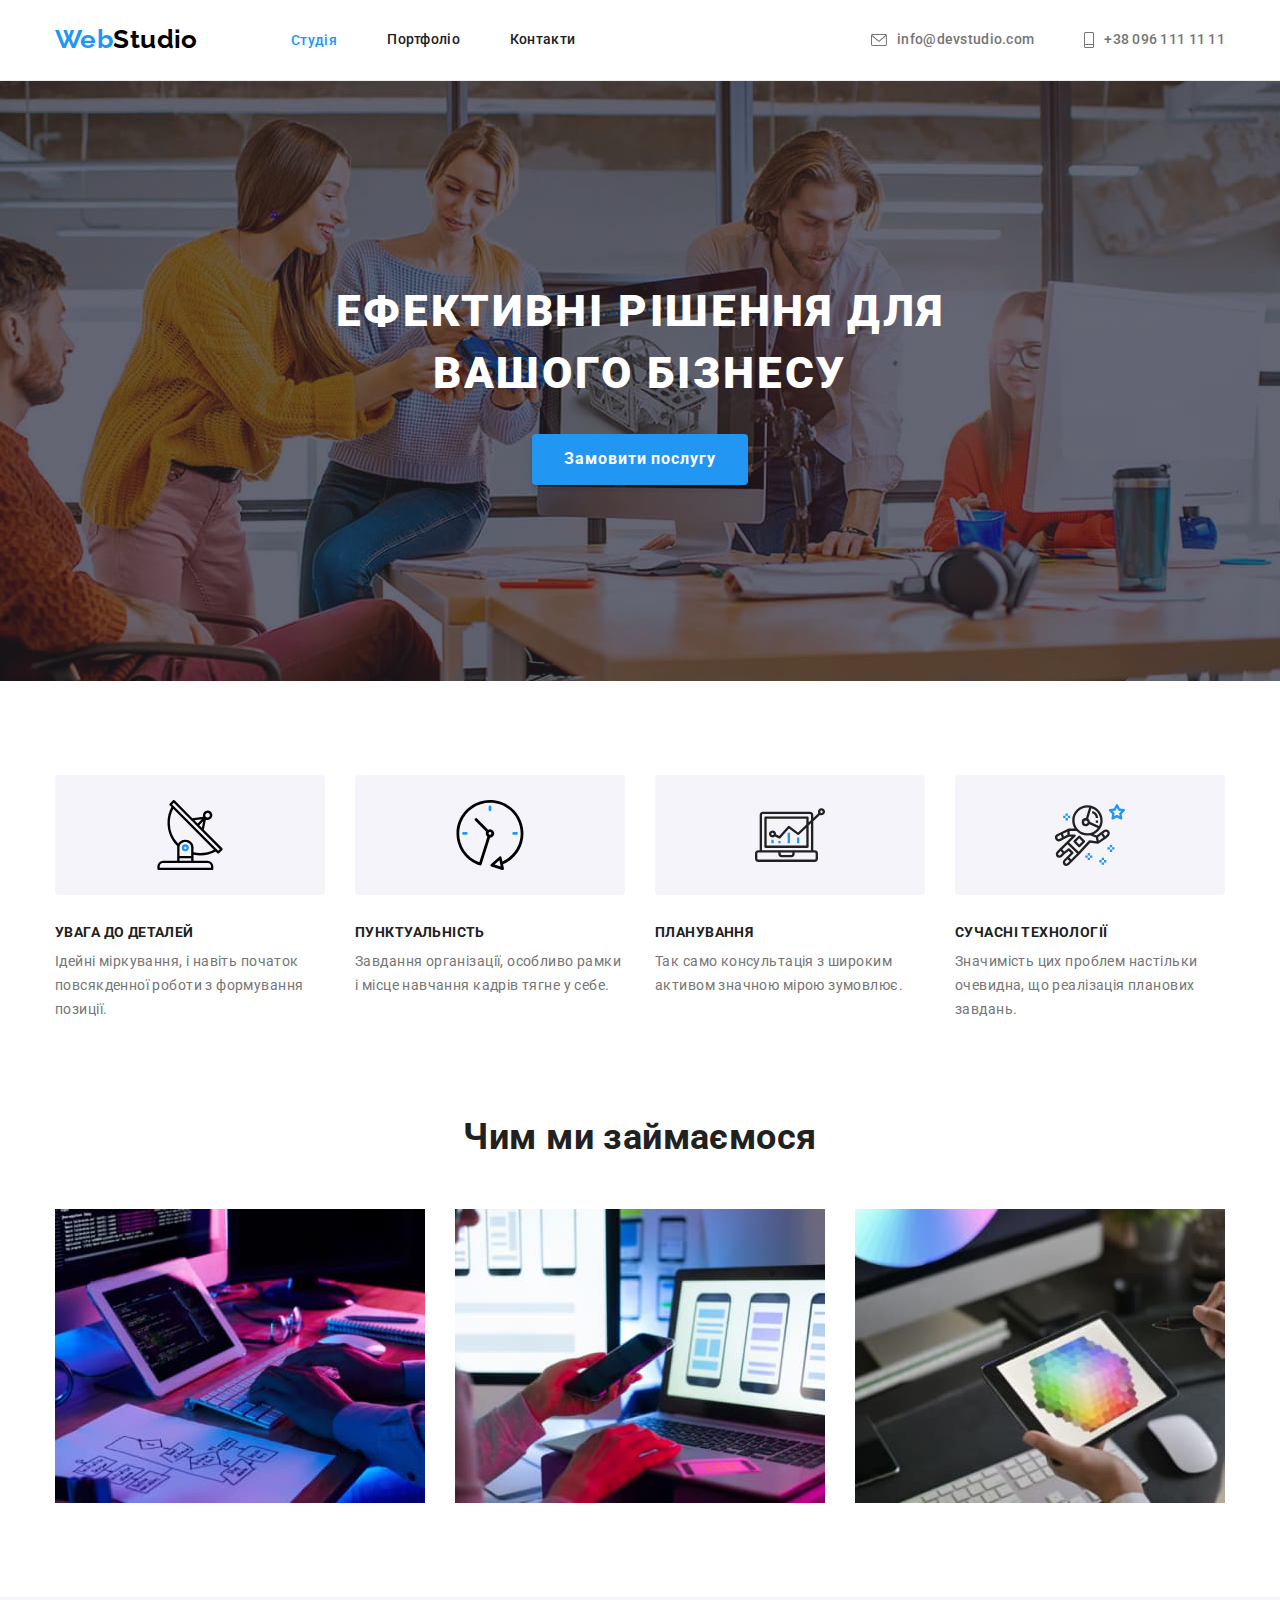
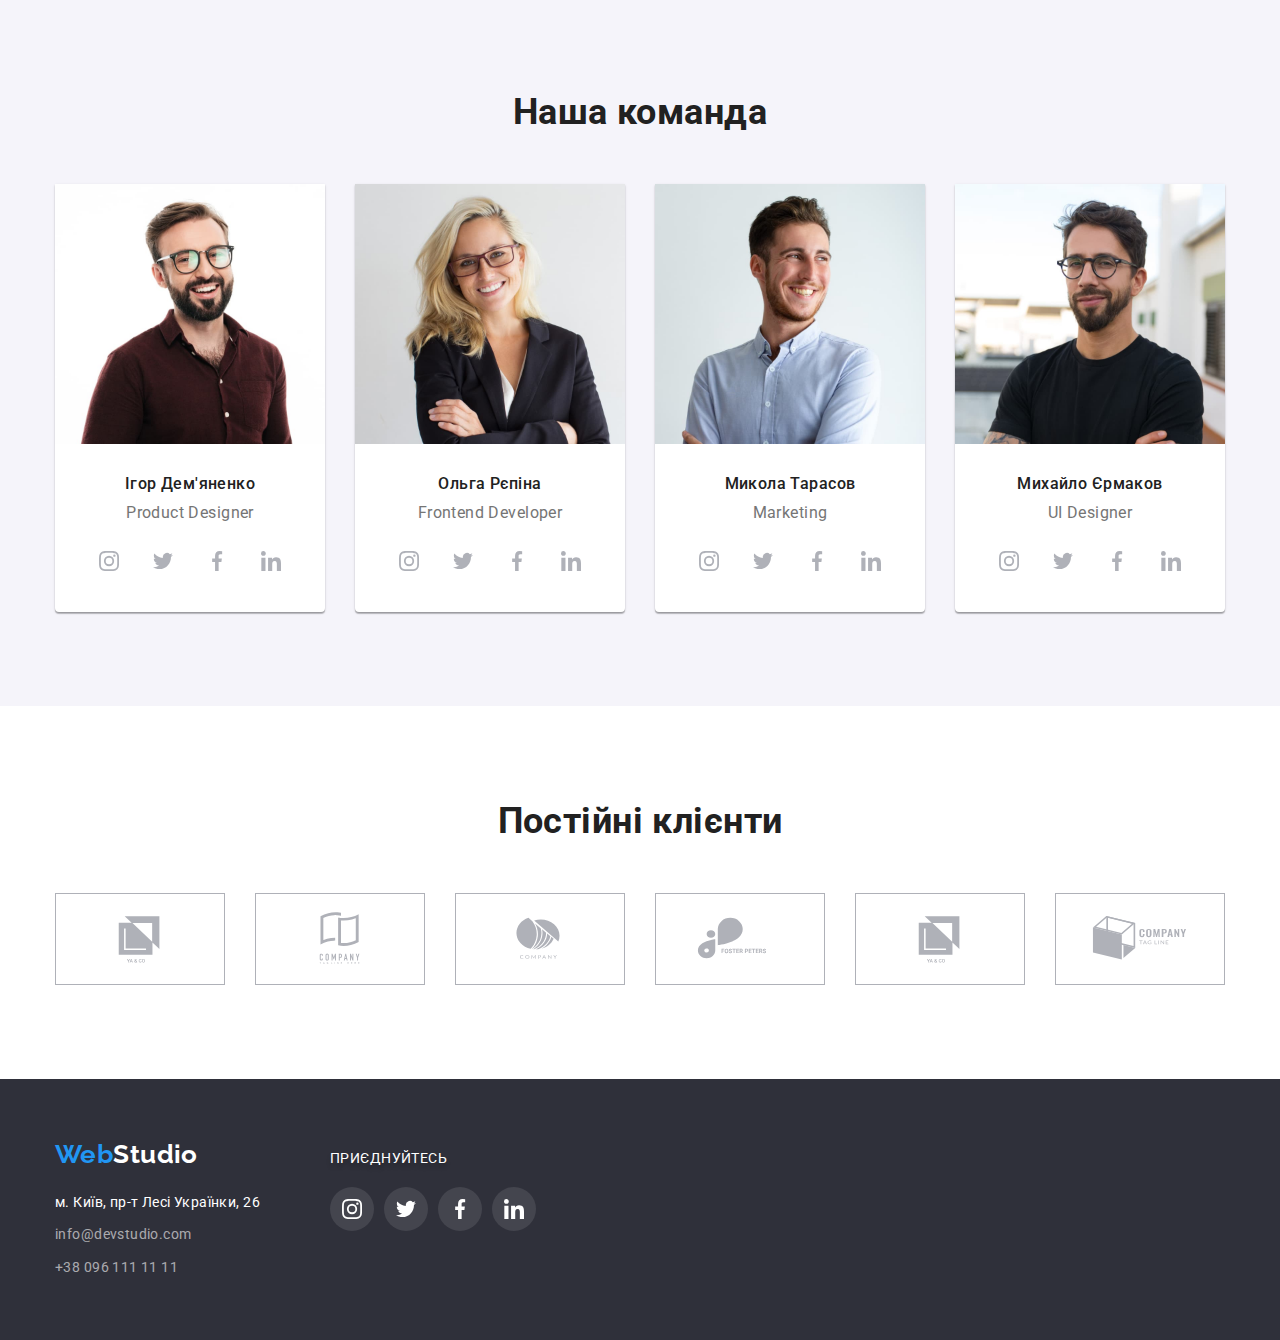
<file: index.html>
<!DOCTYPE html>
<html lang="uk">

<head>
    <meta charset="UTF-8" />
    <meta http-equiv="X-UA-Compatible" content="IE=edge" />
    <meta name="viewport" content="width=device-width, initial-scale=1.0" />
    <title>Document</title>
    <link rel="preconnect" href="https://fonts.googleapis.com" />
    <link rel="preconnect" href="https://fonts.gstatic.com" crossorigin />
    <link
        href="https://fonts.googleapis.com/css2?family=Raleway:wght@700&family=Roboto:wght@400;500;700;900&display=swap"
        rel="stylesheet" />
    <link rel="stylesheet"
        href="https://cdnjs.cloudflare.com/ajax/libs/modern-normalize/1.1.0/modern-normalize.min.css" />
    <link rel="stylesheet" href="./css/styles.css" />
</head>

<body>
    <!-- -----------Шапка сторінки ----------->

    <header class="page-header">

        <!-- Навігація сторінки -->

        <div class="container">
            <nav class="site-nav">
                <a class="logo" href="./index.html"><span class="colortext">Web</span>Studio</a>

                <ul class="nav-list list">
                    <li class="item"><a a class="link-current link" href="./index.html">Студія</a></li>
                    <li class="item"><a a class="header-link link" href="./potfolio.html">Портфоліо</a></li>
                    <li class="item"><a a class="header-link link" href="">Контакти</a></li>
                </ul>
            </nav>
            <ul class="site-list list">
                <li class="item">
                    <a class="link-mail-header link" href="mailto:info@devstudio.com"><svg class="envelope-icon"
                            width="16" height="12">
                            <use href="./images/icons.svg#icon-envelope"></use>
                        </svg>info@devstudio.com</a>
                </li>
                <li class="item">

                    <a class="link-phone link" href="tel:+380961111111"><svg class="phone-icon" width="10" height="16">
                            <use href="./images/icons.svg#icon-phone"></use>
                        </svg>+38 096 111 11 11</a>
                </li>
            </ul>
        </div>
    </header>

    <!-------Герой сторінки-------->
    <main>
        <section class="hero-overlay">
            <div class="container">
                <h1 class="page-title">Ефективні рішення для вашого бізнесу
                </h1>
                <button class="main-button" type="button">Замовити послугу</button>
            </div>
        </section>


        <!-- ----Унікальний контент сторінки ------->

        <section class="section">
            <div class="container">
                <h2 class="visually-hidden">Особливості</h2>
                <ul class="properties-list list">
                    <li class="item">
                        <div class="content">
                            <svg class="antenna-icon" width="70" height="70">
                                <use href="./images/icons.svg#icon-antenna"></use>

                            </svg>
                        </div>
                        <h3 class="properties-title">Увага до деталей</h3>
                        <p class="properties-text">
                            Ідейні міркування, і навіть початок повсякденної роботи з формування позиції.
                        </p>
                    </li>
                    <li class="item">
                        <div class="content">
                            <svg class="clock-icon" width="70" height="70">
                                <use href="./images/icons.svg#icon-clock"></use>
                            </svg>
                        </div>
                        <h3 class="properties-title">Пунктуальність</h3>
                        <p class="properties-text">
                            Завдання організації, особливо рамки і місце навчання кадрів тягне у себе.
                        </p>
                    </li>
                    <li class="item">
                        <div class="content">
                            <svg class="vector-icon" width="70" height="70">
                                <use href="./images/icons.svg#icon-vector"></use>
                            </svg>
                        </div>
                        <h3 class="properties-title">Планування</h3>
                        <p class="properties-text">
                            Так само консультація з широким активом значною мірою зумовлює.
                        </p>
                    </li>
                    <li class="item">
                        <div class="content">
                            <svg class="asronaut-icon" width="70" height="70">
                                <use href="./images/icons.svg#icon-astronaut"></use>
                            </svg>
                        </div>
                        <h3 class="properties-title">Сучасні технології</h3>
                        <p class="properties-text">
                            Значимість цих проблем настільки очевидна, що реалізація планових завдань.
                        </p>
                    </li>
                </ul>
            </div>
        </section>

        <!--------Зображення------------>
        <section class="section-images section">
            <div class="container">
                <h2 class="section-title">Чим ми займаємося</h2>
                <ul class="image-list list">
                    <li class="item">
                        <img src="./images/box1.jpg" alt="Програмування" width="370" />
                    </li>
                    <li class="item">
                        <img src="./images/box2.jpg" alt="Розбір додатку" width="370" />
                    </li>
                    <li class="item">
                        <img src="./images/box3.jpg" alt="Розвиток технологій" width="370" />
                    </li>
                </ul>
            </div>
        </section>

        <!-- Our team section -->

        <section class="our-team section">
            <div class="container">
                <h2 class="section-title">Наша команда</h2>
                <ul class="workers-list list">
                    <li class="item-workers">
                        <img src="./images/img1.jpg" alt="Фото працівника1" width="270" />
                        <div class="workers">
                            <h3 class="title-text">Ігор Дем'яненко</h3>
                            <p class="section-text">Product Designer</p>
                            <ul class="social-list list">
                                <li class="social-item"><a href="https://www.instagram.com" class="social-link"><svg
                                            class="social-icon" width="20" height="20">
                                            <use href="./images/icons.svg#icon-instagram"></use>
                                        </svg></a></li>
                                <li class="social-item"><a href="https://twitter.com" class="social-link"><svg
                                            class="social-icon" width="20" height="20">
                                            <use href="./images/icons.svg#icon-twitter"></use>
                                        </svg></a></li>
                                <li class="social-item"><a href="https://facebook.com" class="social-link"><svg
                                            class="social-icon" width="20" height="20">
                                            <use href="./images/icons.svg#icon-facebook"></use>
                                        </svg></a></li>
                                <li class="social-item"><a href="http://www.linkedin.com" class="social-link"><svg
                                            class="social-icon" width="20" height="20">
                                            <use href="./images/icons.svg#icon-linkedin"></use>
                                        </svg></a></li>
                            </ul>
                        </div>
                    </li>
                    <li class="item-workers">
                        <img src="./images/img2.jpg" alt="Фото працівника2" width="270" />
                        <div class="workers">
                            <h3 class="title-text">Ольга Рєпіна</h3>
                            <p class="section-text">Frontend Developer</p>
                            <ul class="social-list list">
                                <li class="social-item"><a href="https://www.instagram.com" class="social-link"><svg
                                            class="social-icon" width="20" height="20">
                                            <use href="./images/icons.svg#icon-instagram"></use>
                                        </svg></a></li>
                                <li class="social-item"><a href="https://twitter.com" class="social-link"><svg
                                            class="social-icon" width="20" height="20">
                                            <use href="./images/icons.svg#icon-twitter"></use>
                                        </svg></a></li>
                                <li class="social-item"><a href="https://facebook.com" class="social-link"><svg
                                            class="social-icon" width="20" height="20">
                                            <use href="./images/icons.svg#icon-facebook"></use>
                                        </svg></a></li>
                                <li class="social-item"><a href="http://www.linkedin.com" class="social-link"><svg
                                            class="social-icon" width="20" height="20">
                                            <use href="./images/icons.svg#icon-linkedin"></use>
                                        </svg></a></li>
                            </ul>
                        </div>
                    </li>
                    <li class="item-workers">
                        <img src="./images/img3.jpg" alt="Фото працівника3" width="270" />
                        <div class="workers">
                            <h3 class="title-text">Микола Тарасов</h3>
                            <p class="section-text">Marketing</p>
                            <ul class="social-list list">
                                <li class="social-item"><a href="https://www.instagram.com" class="social-link"><svg
                                            class="social-icon" width="20" height="20">
                                            <use href="./images/icons.svg#icon-instagram"></use>
                                        </svg></a></li>
                                <li class="social-item"><a href="https://twitter.com" class="social-link"><svg
                                            class="social-icon" width="20" height="20">
                                            <use href="./images/icons.svg#icon-twitter"></use>
                                        </svg></a></li>
                                <li class="social-item"><a href="https://facebook.com" class="social-link"><svg
                                            class="social-icon" width="20" height="20">
                                            <use href="./images/icons.svg#icon-facebook"></use>
                                        </svg></a></li>
                                <li class="social-item"><a href="http://www.linkedin.com" class="social-link"><svg
                                            class="social-icon" width="20" height="20">
                                            <use href="./images/icons.svg#icon-linkedin"></use>
                                        </svg></a></li>
                            </ul>
                        </div>
                    </li>
                    <li class="item-workers">
                        <img src="./images/img4.jpg" alt="Фото працівника4" width="270" />
                        <div class="workers">
                            <h3 class="title-text">Михайло Єрмаков</h3>
                            <p class="section-text">UI Designer</p>
                            <ul class="social-list list">
                                <li class="social-item"><a href="https://www.instagram.com" class="social-link"><svg
                                            class="social-icon" width="20" height="20">
                                            <use href="./images/icons.svg#icon-instagram"></use>
                                        </svg></a></li>
                                <li class="social-item"><a href="https://twitter.com" class="social-link"><svg
                                            class="social-icon" width="20" height="20">
                                            <use href="./images/icons.svg#icon-twitter"></use>
                                        </svg></a></li>
                                <li class="social-item"><a href="https://facebook.com" class="social-link"><svg
                                            class="social-icon" width="20" height="20">
                                            <use href="./images/icons.svg#icon-facebook"></use>
                                        </svg></a></li>
                                <li class="social-item"><a href="http://www.linkedin.com" class="social-link"><svg
                                            class="social-icon" width="20" height="20">
                                            <use href="./images/icons.svg#icon-linkedin"></use>
                                        </svg></a></li>
                            </ul>
                        </div>
                    </li>
                </ul>
            </div>
        </section>

        <!------------Постійні клієнти------------->

        <section class="our-clients section">
            <div class="container">
                <h2 class="section-title">Постійні клієнти</h2>
                <ul class="our-clients list">
                    <li class="clients-item"><a href="#" class="clients-link"> <svg class="icon-client" width="106"
                                height="60">
                                <use href="./images/icons.svg#icon-client"></use>
                            </svg> </a></li>
                    <li class="clients-item"><a href="#" class="clients-link"> <svg class="icon-client" width="106"
                                height="60">
                                <use href="./images/icons.svg#icon-client-1"></use>
                            </svg></a> </li>
                    <li class="clients-item"><a href="#" class="clients-link"> <svg class="icon-client " width="106"
                                height="60">
                                <use href="./images/icons.svg#icon-client-2"></use>
                            </svg></a> </li>
                    <li class="clients-item"><a href="#" class="clients-link"> <svg class="icon-client " width="106"
                                height="60">
                                <use href="./images/icons.svg#icon-client-3"></use>
                            </svg></a> </li>
                    <li class="clients-item"><a href="#" class="clients-link"> <svg class="icon-client " width="106"
                                height="60">
                                <use href="./images/icons.svg#icon-client"></use>
                            </svg></a> </li>
                    <li class="clients-item"><a href="#" class="clients-link"> <svg class="icon-client " width="106"
                                height="60">
                                <use href="./images/icons.svg#icon-client-5"></use>
                            </svg></a> </li>
                </ul>
            </div>
        </section>

    </main>

    <!-- ----------Підвал сторінки ------------>
    <footer class="footer">

        <div class="footer-container container">
            <div class="address">
                <a class="logo-footer" href="./index.html"><span class="colortext">Web</span>Studio</a>
                <address class="footer-address">
                    <ul class="list-footer list">
                        <li class="item">
                            <a class="link-address" href="https://goo.gl/maps/URMM1kWDQXA9ZW2b9" target="_blank"
                                rel="noreferrer noopener">м.
                                Київ, пр-т Лесі Українки, 26</a>
                        </li>
                        <li class="item">
                            <a class="link-mail" href="mailto:info@devstudio.com">info@devstudio.com</a>
                        </li>
                        <li class="item"><a class="link-number" href="tel:+380961111111">+38 096 111 11 11</a>
                        </li>
                    </ul>
                </address>
            </div>
            <div class="join">
                <p class="join-text">ПРИЄДНУЙТЕСЬ</p>
                <ul class="join-list list">
                    <li class="join-item"><a href="https://www.instagram.com" class="join-link"><svg class="social-icon"
                                width="20" height="20">
                                <use href="./images/icons.svg#icon-instagram"></use>
                            </svg></a></li>
                    <li class="join-item"><a href="https://www.twitter.com" class="join-link"><svg class="social-icon"
                                width="20" height="20">
                                <use href="./images/icons.svg#icon-twitter"></use>
                            </svg></a></li>
                    <li class="join-item"><a href="https://www.facebook.com" class="join-link"><svg class="social-icon"
                                width="20" height="20">
                                <use href="./images/icons.svg#icon-facebook"></use>
                            </svg></a></li>
                    <li class="join-item"><a href="https://www.linkedin.com" class="join-link"><svg class="social-icon"
                                width="20" height="20">
                                <use href="./images/icons.svg#icon-linkedin"></use>
                            </svg></a></li>
                </ul>
            </div>
        </div>

    </footer>

</body>

</html>
</file>
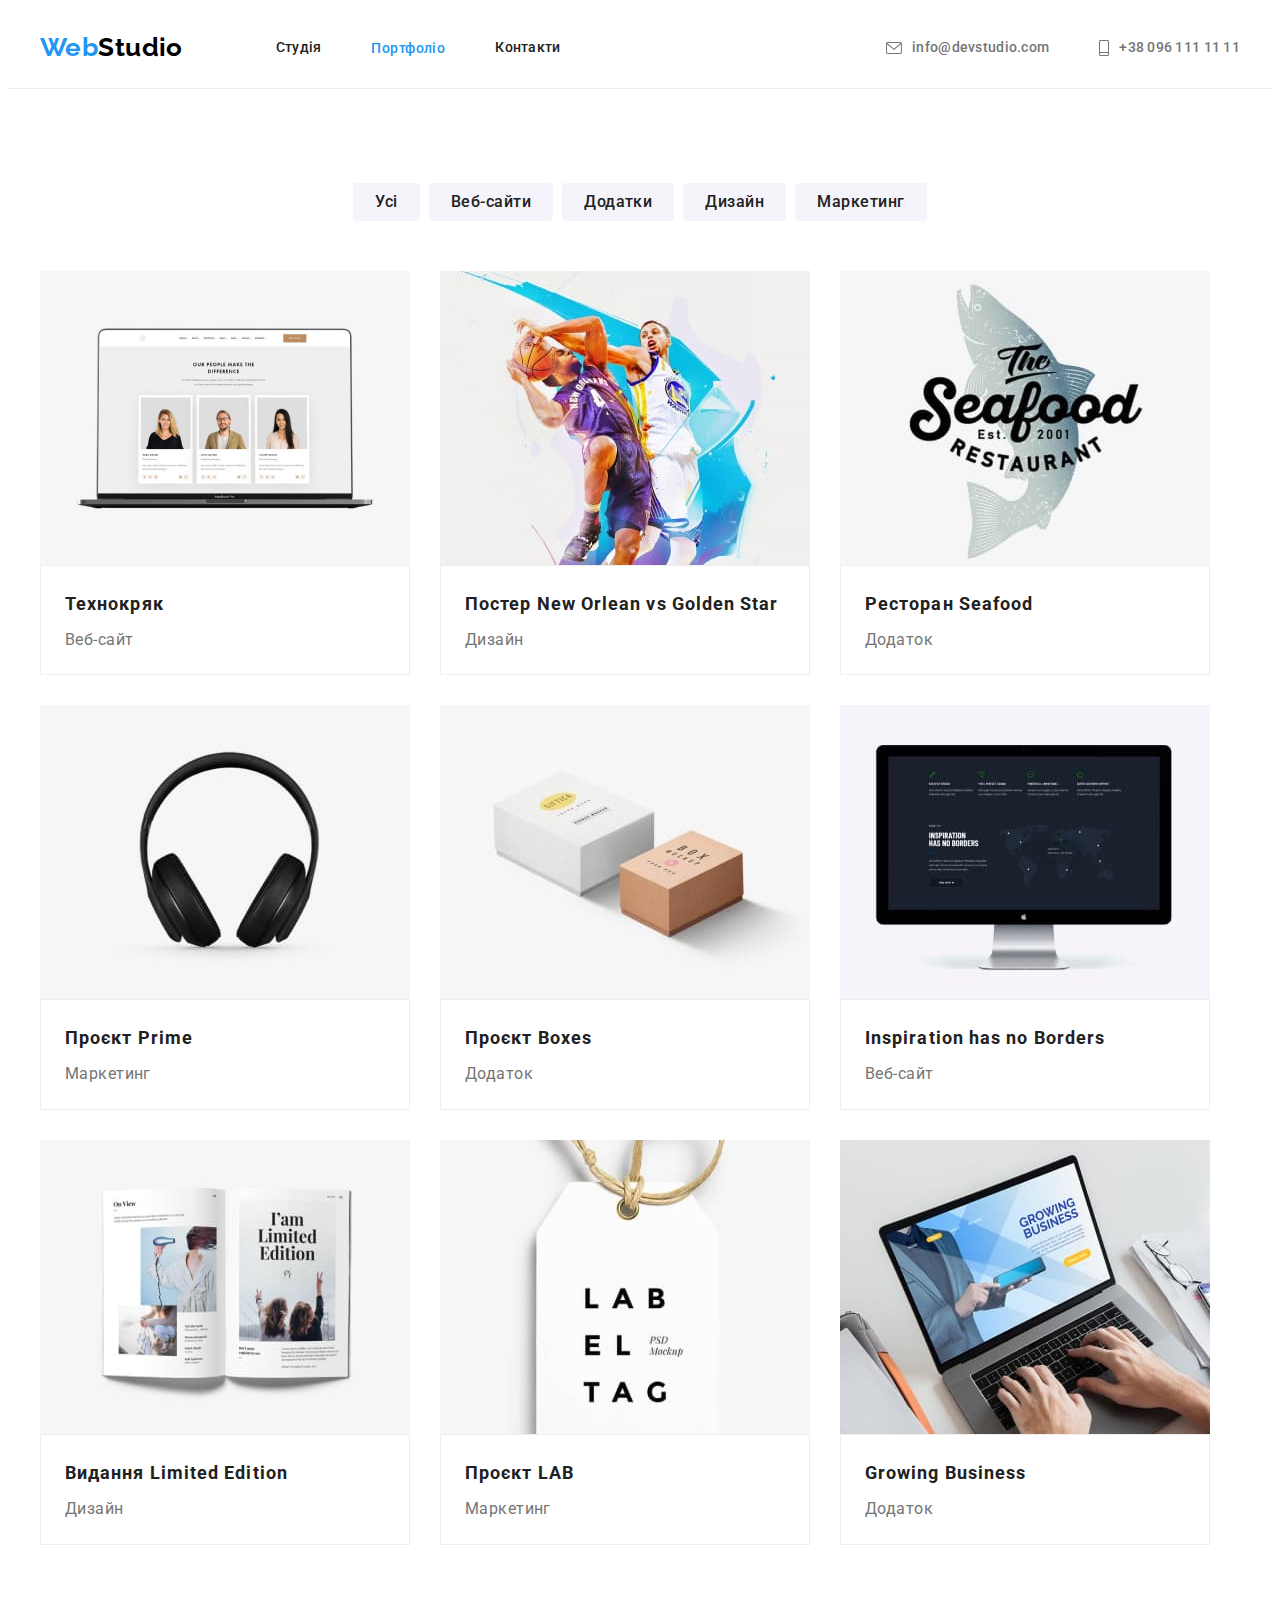
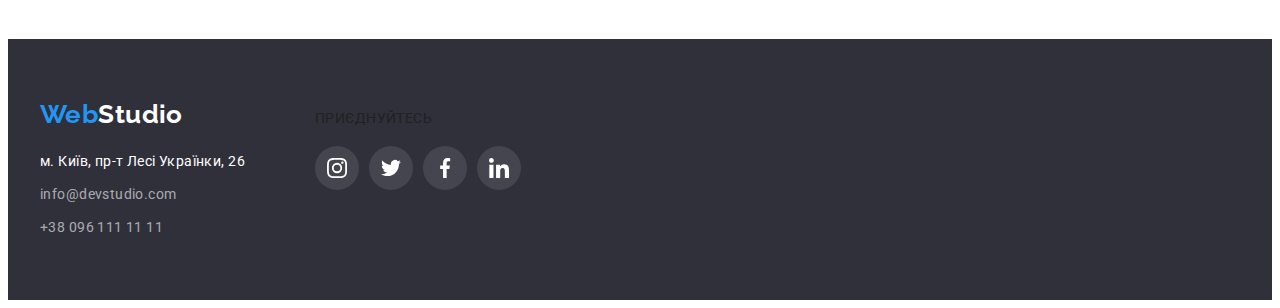
<file: potfolio.html>
<!DOCTYPE html>
<html lang="uk">

<head>
    <meta charset="UTF-8" />
    <meta http-equiv="X-UA-Compatible" content="IE=edge" />
    <meta name="viewport" content="width=device-width, initial-scale=1.0" />
    <title>Document</title>
    <link rel="preconnect" href="https://fonts.googleapis.com" />
    <link rel="preconnect" href="https://fonts.gstatic.com" crossorigin />
    <link
        href="https://fonts.googleapis.com/css2?family=Raleway:wght@700&family=Roboto:wght@400;500;700;900&display=swap"
        rel="stylesheet" />
    <link rel="stylesheet" href="https://cdnjs.cloudflare.com/ajax/libs/modern-normalize/1.1.0/modern-normalize.min.css"
        integrity="sha512-wpPYUAdjBVSE4KJnH1VR1HeZfpl1ub8YT/NKx4PuQ5NmX2tKuGu6U/JRp5y+Y8XG2tV+wKQpNHVUX03MfMFn9Q=="
        crossorigin="anonymous" referrerpolicy="no-referrer" />
    <link rel="stylesheet" href="./css/styles.css" />
</head>

<body>
    <!-- -------Шапка сторінки---- -->

    <header class="page-header">
        <!-- Навігація сторінки -->
        <div class="container">
            <nav class="site-nav">
                <a class="logo" href="./index.html"><span class="colortext">Web</span>Studio</a>

                <ul class="nav-list list">
                    <li class="item"><a class="header-link link" href="./index.html">Студія</a></li>
                    <li class="item"><a class="link-current link" href="./portfolio.html">Портфоліо</a></li>
                    <li class="item"><a class="header-link link" href="">Контакти</a></li>
                </ul>
            </nav>

            <ul class="site-list list">
                <li class="item">
                    <a class="link-mail-header link" href="mailto:info@devstudio.com"><svg class="envelope-icon"
                            width="16" height="12">
                            <use href="./images/icons.svg#icon-envelope"></use>
                        </svg>info@devstudio.com</a>
                </li>
                <li class="item">
                    <a class="link-phone link" href="tel:+380961111111"><svg class="phone-icon" width="10" height="16">
                            <use href="./images/icons.svg#icon-phone"></use>
                        </svg>+38 096 111 11 11</a>
                </li>
            </ul>
        </div>
    </header>

    <!-- Унікальний контент сторінки -->
    <main>
        <section class="section">
            <div class="container">
                <h1 class="visually-hidden">Фільтр</h1>
                <ul class="button-list list">
                    <li class="item"><button class="portfolio-btn" type="button">Усі</button></li>
                    <li class="item"><button class="portfolio-btn" type="button">Веб-сайти</button></li>
                    <li class="item"><button class="portfolio-btn" type="button">Додатки</button></li>
                    <li class="item"><button class="portfolio-btn" type="button">Дизайн</button></li>
                    <li class="item"><button class="portfolio-btn" type="button">Маркетинг</button></li>
                </ul>



                <ul class="projects-list list">
                    <li class="item-cards"><a href="#" class="cards-link">
                            <img src="./images/prj1.jpg" alt="Проєкт1" width="370" />
                            <div class="cards">
                                <h2 class="title">Технокряк</h2>
                                <p class="text">Веб-сайт</p>
                            </div>
                        </a>
                    </li>
                    <li class="item-cards"><a href="#" class="cards-link">
                            <img src="./images/prj2.jpg" alt="Проєкт2" width="370" />
                            <div class="cards">
                                <h2 class="title">Постер New Orlean vs Golden Star</h2>
                                <p class="text">Дизайн</p>
                            </div>
                        </a>
                    </li>
                    <li class="item-cards"><a href="#" class="cards-link">
                            <img src="./images/prj3.jpg" alt="Проєкт3" width="370" />
                            <div class="cards">
                                <h2 class="title">Ресторан Seafood</h2>
                                <p class="text">Додаток</p>
                            </div>
                        </a>
                    </li>
                    <li class="item-cards"><a href="#" class="cards-link">
                            <img src="./images/prj4.jpg" alt="Проєкт4" width="370" />
                            <div class="cards">
                                <h2 class="title">Проєкт Prime</h2>
                                <p class="text">Маркетинг</p>
                            </div>
                        </a>
                    </li>
                    <li class="item-cards"><a href="#" class="cards-link">
                            <img src="./images/prj5.jpg" alt="Проєкт5" width="370" />
                            <div class="cards">
                                <h2 class="title">Проєкт Boxes</h2>
                                <p class="text">Додаток</p>
                            </div>
                        </a>
                    </li>
                    <li class="item-cards"><a href="#" class="cards-link">
                            <img src="./images/prj6.jpg" alt="Проєкт6" width="370" />
                            <div class="cards">
                                <h2 class="title">Inspiration has no Borders</h2>
                                <p class="text">Веб-сайт</p>
                            </div>
                        </a>
                    </li>
                    <li class="item-cards"><a href="#" class="cards-link">
                            <img src="./images/prj7.jpg" alt="Проєкт7" width="370" />
                            <div class="cards">
                                <h2 class="title">Видання Limited Edition</h2>
                                <p class="text">Дизайн</p>
                            </div>
                        </a>
                    </li>
                    <li class="item-cards"><a href="#" class="cards-link">
                            <img src="./images/prj8.jpg" alt="Проєкт8" width="370" />
                            <div class="cards">
                                <h2 class="title">Проєкт LAB</h2>
                                <p class="text">Маркетинг</p>
                            </div>
                        </a>
                    </li>
                    <li class="item-cards"><a href="#" class="cards-link">
                            <img src="./images/prj9.jpg" alt="Проєкт9" width="370" />
                            <div class="cards">
                                <h2 class="title">Growing Business</h2>
                                <p class="text">Додаток</p>
                            </div>
                        </a>
                    </li>
                </ul>
            </div>
        </section>
    </main>

    <!------Підвал сторінки --------->
    <footer class="footer">

        <div class="footer-container container">
            <div class="address">
                <a class="logo-footer" href="./index.html"><span class="colortext">Web</span>Studio</a>
                <address class="footer-address">
                    <ul class="list-footer list">
                        <li class="item">
                            <a class="link-address" href="https://goo.gl/maps/URMM1kWDQXA9ZW2b9" target="_blank"
                                rel="noreferrer noopener">м.
                                Київ, пр-т Лесі Українки, 26</a>
                        </li>
                        <li class="item"><a class="link-mail" href="mailto:info@devstudio.com">info@devstudio.com</a>
                        </li>
                        <li class="item"><a class="link-number" href="tel:+380961111111">+38 096 111 11 11</a></li>
                    </ul>
                </address>
            </div>
            <div class="join">
                <p>ПРИЄДНУЙТЕСЬ</p>
                <ul class="join-list list">
                    <li class="join-item"><a href="https://www.instagram.com" class="join-link"><svg class="social-icon"
                                width="20" height="20">
                                <use href="./images/icons.svg#icon-instagram"></use>
                            </svg></a></li>
                    <li class="join-item"><a href="https://www.twitter.com" class="join-link"><svg class="social-icon"
                                width="20" height="20">
                                <use href="./images/icons.svg#icon-twitter"></use>
                            </svg></a></li>
                    <li class="join-item"><a href="https://www.facebook.com" class="join-link"><svg class="social-icon"
                                width="20" height="20">
                                <use href="./images/icons.svg#icon-facebook"></use>
                            </svg></a></li>
                    <li class="join-item"><a href="https://www.linkedin.com" class="join-link"><svg class="social-icon"
                                width="20" height="20">
                                <use href="./images/icons.svg#icon-linkedin"></use>
                            </svg></a></li>
                </ul>
            </div>

    </footer>

</body>

</html>
</file>
<file: css/styles.css>
:root {
    --primary-text-color: #212121;
    --secondary-text-color: #757575;
    --tertiary-text-color: #ffffff;
    --address-color: rgba(255, 255, 255, 0.6);
    --accent-color: #2196f3;
    --logo-color: #000000;
    --page-header-bc: #ececec;
    --body-bc: #f5f5f5;
    --body-text-color: #212121;
    --footer-bc: #2f303a;
    --button-bc: #f5f4fa;
    --icon-color: #AFB1B8;
    --icon-bc: rgba(255, 255, 255, 0.1);
    --card-border-color: #EEEEEE;
}

body {
    font-family: 'Roboto', 'Raleway', sans-serif;
    background-color: var(--tertiary-text-color);
    color: var(--body-text-color);
    font-size: 14px;
    letter-spacing: 0.03em;
}

h1,
h2,
h3,
p {
    margin: 0;
}

img {
    display: block;
    max-width: 100%;
    height: auto;
}

button {
    display: block;
    cursor: pointer;
    border: none;
    border-radius: 4px;
}

.list {
    list-style: none;
    padding-left: 0;
    margin: 0;
}

.link {
    text-decoration: none;
}

.visually-hidden {
    position: absolute;
    width: 1px;
    height: 1px;
    margin: -1px;
    border: 0;
    padding: 0;

    white-space: nowrap;
    clip-path: inset(100%);
    clip: rect(0 0 0 0);
    overflow: hidden;
}

.section {
    padding-top: 94px;
    padding-bottom: 94px;
}

.section-images {
    padding-top: 0;
}

.page-header {

    border-bottom-width: 1px;
    border-bottom-color: var(--page-header-bc);
    border-bottom-style: solid;

}

.page-header .container {
    display: flex;
    align-items: center;
}

/*------- Header------ */

.container {
    width: 1200px;
    margin-left: auto;
    margin-right: auto;
    padding-left: 15px;
    padding-right: 15px;
}

.site-nav {
    display: flex;
    align-items: center;
}


.logo {
    font-family: 'Raleway';
    font-style: normal;
    font-weight: 700;
    font-size: 26px;
    line-height: 1.2;
    color: var(--logo-color);
    text-decoration: none;
}

.colortext {
    font-family: 'Raleway';
    font-style: normal;
    font-weight: 700;
    font-size: 26px;
    line-height: 1.2;
    color: var(--accent-color);
}

.logo-footer {
    font-family: 'Raleway';
    font-style: normal;
    font-weight: 700;
    font-size: 26px;
    line-height: 1.2;
    color: var(--tertiary-text-color);
    text-decoration: none;
}

/*---------- Navigation---------- */

.nav-list {
    display: flex;
    align-items: center;
    list-style: none;
    margin-left: 93px;
}

.nav-list .item+.item {
    margin-left: 50px;
}

.header-link {
    display: block;
    padding-top: 32px;
    padding-bottom: 32px;
    font-weight: 500;
    line-height: 1.1;
    letter-spacing: 0.02em;
    color: var(--primary-text-color);

}


.link-current {
    display: block;
    align-items: center;
    padding-top: 32px;
    padding-bottom: 32px;
    font-weight: 500;
    color: var(--accent-color);
}

.site-list {
    display: flex;
    align-items: center;
    margin-left: auto;
}

.site-list .item+.item {
    margin-left: 50px;
}

.link-mail-header {
    display: flex;
    align-items: center;
    font-weight: 500;
    line-height: 1.1;
    letter-spacing: 0.02em;
    color: var(--secondary-text-color);
}

.link-mail-header:hover,
.link-mail-header:focus {
    color: var(--accent-color);
}

.envelope-icon {
    margin-right: 10px;
    fill: currentColor;
}

.link-phone {
    display: flex;
    align-items: center;
    font-weight: 500;
    line-height: 1.1;
    letter-spacing: 0.02em;
    color: var(--secondary-text-color);
}

.link-phone:hover,
.link-phone:focus {
    color: var(--accent-color);
}

.phone-icon {
    margin-right: 10px;
    fill: currentColor;
}

/*------ Hero------ */

.hero-overlay {
    max-width: 1600px;
    height: 600px;
    margin-right: auto;
    margin-left: auto;
    padding: 200px 0;
    background-color: var(--footer-bc);
    background-image: linear-gradient(to right,
            rgba(47, 48, 58, 0.4), rgba(47, 48, 58, 0.4)), url(../images/hero.jpg);
    background-repeat: no-repeat;
    background-position: center;
    background-size: cover;

}

.page-title {
    margin-right: auto;
    margin-left: auto;
    width: 696px;
    font-weight: 900;
    font-size: 44px;
    line-height: 1.4;
    text-align: center;
    letter-spacing: 0.06em;
    text-transform: uppercase;
    color: var(--tertiary-text-color);
}

.main-button {
    margin-left: auto;
    margin-right: auto;
    margin-top: 30px;
    margin-bottom: auto;
    font-family: inherit;
    background-color: var(--accent-color);
    box-shadow: 0px 4px 4px rgba(0, 0, 0, 0.15);
    font-weight: 700;
    font-size: 16px;
    line-height: 1.9;
    letter-spacing: 0.06em;
    color: var(--tertiary-text-color);
    padding: 10px 32px;
}

.main-button:hover,
.main-button:focus {
    background-color: #188ce8;
    box-shadow: 0px 4px 4px rgba(0, 0, 0, 0.15);
}

/*--------------- Main content--------- */

.properties-list {
    display: flex;
}

.properties-list .item+.item {
    margin-left: 30px;
}

.content {
    width: 270px;
    height: 120px;
    background-color: var(--button-bc);
    display: flex;
    align-items: center;
    justify-content: center;
    border-radius: 4px;
}

.properties-title {
    margin-top: 30px;
    font-size: 14px;
    font-weight: 700;
    line-height: 1.1;
    text-transform: uppercase;
    color: var(--primary-text-color);
}

.properties-text {
    margin-top: 10px;
    line-height: 1.7;
    color: var(--secondary-text-color);
}



.section-title {
    margin-bottom: 50px;
    font-weight: 700;
    font-size: 36px;
    line-height: 1.2;
    text-align: center;
    color: var(--primary-text-color);
}

.image-list {
    display: flex;
    align-items: center;
}

.image-list .item+.item {
    margin-left: 30px;
}

.our-team {
    background-color: #f5f4fa;
}

.workers-list {
    display: flex;
    height: 428px;

}

.workers-list .item-workers+.item-workers {
    margin-left: 30px;

}

.item-workers {
    background-color: var(--tertiary-text-color);
    box-shadow: 0px 1px 3px rgba(0, 0, 0, 0.12), 0px 1px 1px rgba(0, 0, 0, 0.14), 0px 2px 1px rgba(0, 0, 0, 0.2);
    border-radius: 0px 0px 4px 4px;
}

.workers {
    padding: 30px 0;
}

.title-text {
    font-weight: 500;
    font-size: 16px;
    line-height: 1.2;
    text-align: center;
    color: var(--primary-text-color);
}

.section-text {
    margin-top: 10px;
    font-size: 16px;
    line-height: 1.2;
    text-align: center;
    color: var(--secondary-text-color);
}

.social-list {
    display: flex;
    justify-content: center;
    margin-top: 16px;

}

.social-list .social-item+.social-item {
    margin-left: 10px;
}


.social-link {
    display: flex;
    align-items: center;
    justify-content: center;
    width: 44px;
    height: 44px;
    border-radius: 50%;
    color: var(--icon-color);
}

.social-link:hover,
.social-link:focus {
    color: var(--tertiary-text-color);
    background-color: var(--accent-color);
}

.social-icon {
    fill: currentColor;
}

.our-clients {
    display: flex;
}


.our-clients .clients-item+.clients-item {
    margin-left: 30px;
}

.clients-item {
    width: 170px;
    height: 92px;

}

.clients-link {
    display: flex;
    align-items: center;
    justify-content: center;
    width: 100%;
    height: 100%;
    color: var(--icon-color);
    border: 1px solid var(--icon-color);

}

.clients-link:hover,
.clients-link:focus {
    color: var(--accent-color);
    border: 1px solid var(--accent-color);

}

.icon-client {
    fill: currentColor;
}



/*------------- FOOTER------------- */

.footer {
    padding: 60px 0;
    background-color: var(--footer-bc);
}

.footer-container {
    display: flex;
    align-items: baseline;
}

.footer-address {
    margin-top: 20px;
    font-style: normal;
}

.list-footer .item:nth-child(n + 2) {
    margin-top: 9px;
}

.link-address {
    font-weight: 400;
    line-height: 1.7;
    color: var(--tertiary-text-color);
    text-decoration: none;
}

.link-address:hover,
.link-address:focus {
    color: var(--accent-color);
}

.link-mail {
    font-weight: 400;
    line-height: 1.7;
    color: var(--address-color);
    text-decoration: none;
}

.link-mail:hover,
.link-mail:focus {
    color: var(--accent-color);
}

.link-number {
    font-style: normal;
    font-weight: 400;
    line-height: 1.7;
    color: var(--address-color);
    text-decoration: none;
}

.link-number:hover,
.link-number:focus {
    color: var(--accent-color);
}

.join {
    margin-left: 70px;
}

.join-text {
    color: var(--tertiary-text-color);
    text-shadow: 0px 4px 4px rgba(0, 0, 0, 0.25);
}

.join-list {
    display: flex;
    align-items: center;
    margin-top: 20px;

}

.join-list .join-item+.join-item {
    margin-left: 10px;
}

.join-item {
    width: 44px;
    height: 44px;
}

.join-link {
    display: flex;
    align-items: center;
    justify-content: center;
    height: 44px;
    border-radius: 50%;
    color: var(--tertiary-text-color);
    background-color: var(--icon-bc);
}

.join-link:hover,
.join-link:focus {
    color: var(--tertiary-text-color);
    background-color: var(--accent-color);
}

.social-icon {
    fill: currentColor;
}



/* -----------PORTFOLIO------------- */


.button-list {
    display: flex;
    justify-content: center;
}


.button-list .item+.item {
    margin-left: 9px;
}

.portfolio-btn {
    padding: 6px 22px;
    font-family: inherit;
    font-weight: 500;
    font-size: 16px;
    line-height: 1.6;
    text-align: center;
    color: var(--primary-text-color);
    background-color: var(--button-bc);
    letter-spacing: 0.03em;
}

.portfolio-btn:hover,
.portfolio-btn:focus {
    color: var(--tertiary-text-color);
    background: var(--accent-color);
    box-shadow: 0px 3px 1px rgba(0, 0, 0, 0.1), 0px 1px 2px rgba(0, 0, 0, 0.08),
        0px 2px 2px rgba(0, 0, 0, 0.12);
}

.projects-list {
    display: flex;
    flex-wrap: wrap;
    margin-top: 50px;
    gap: 30px;

}

.cards-link {
    display: block;
    text-decoration: none;
}

.cards-link:hover,
.cards-link:focus {
    box-shadow: 0px 1px 1px rgba(0, 0, 0, 0.12), 0px 4px 4px rgba(0, 0, 0, 0.06), 1px 4px 6px rgba(0, 0, 0, 0.16);
}

.cards {
    padding: 20px 24px;
    border: 1px solid #EEEEEE;
}

.title {
    font-weight: 700;
    font-size: 18px;
    line-height: 2;
    letter-spacing: 0.06em;
    color: var(--primary-text-color);
}

.text {
    margin-top: 4px;
    font-size: 16px;
    line-height: 1.8;
    color: var(--secondary-text-color);
}
</file>
